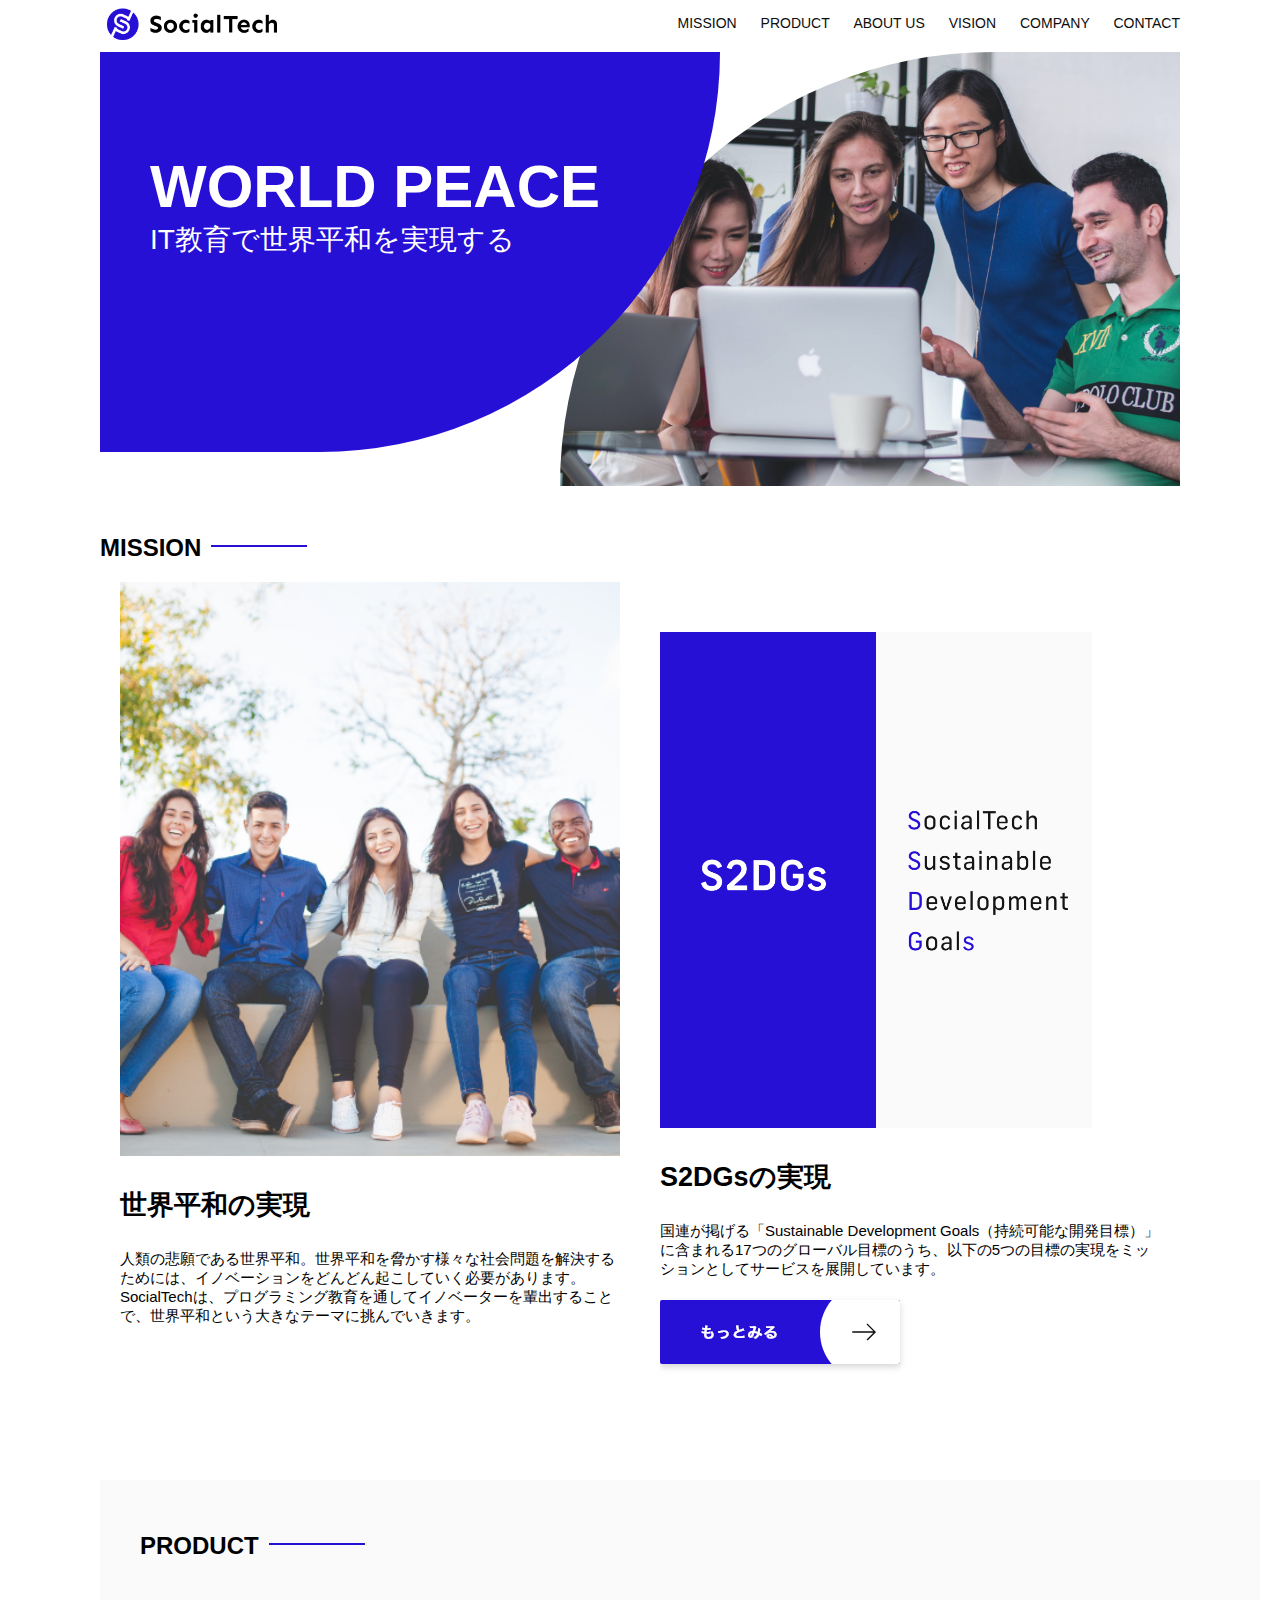
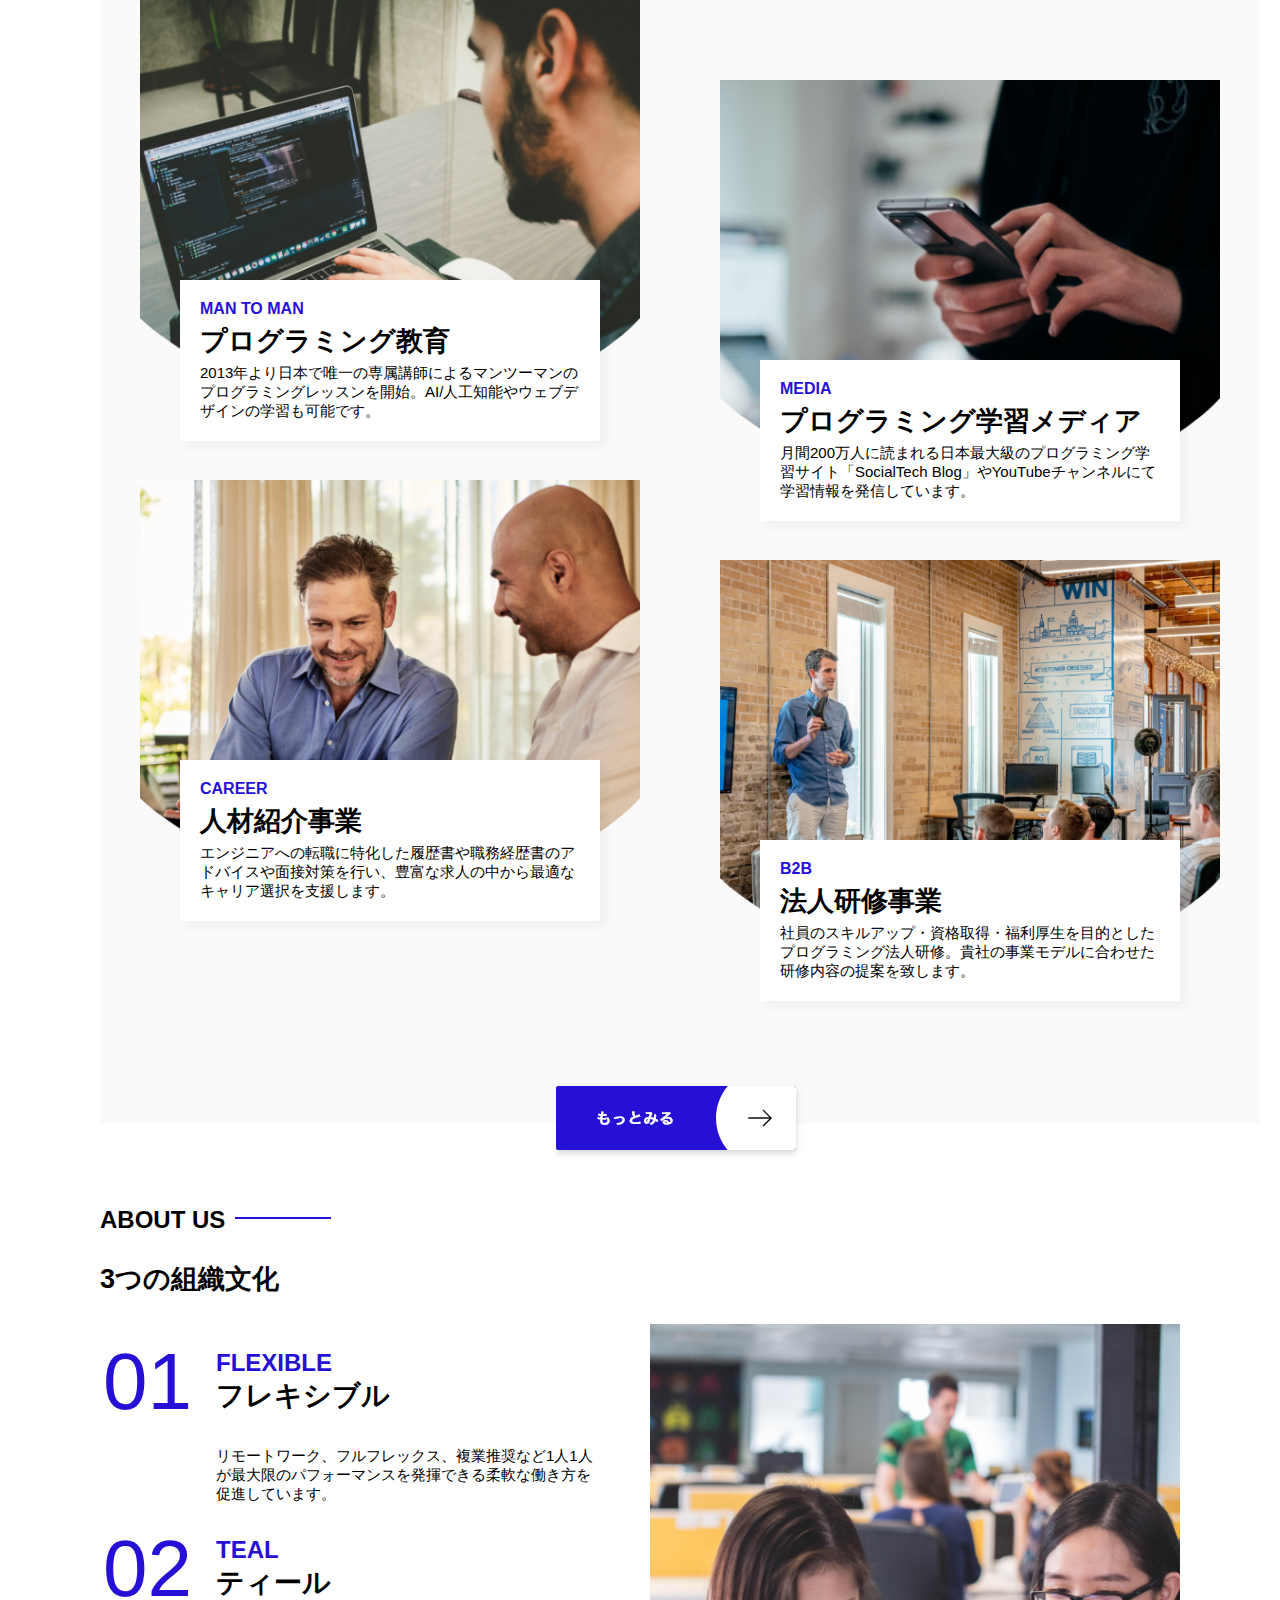
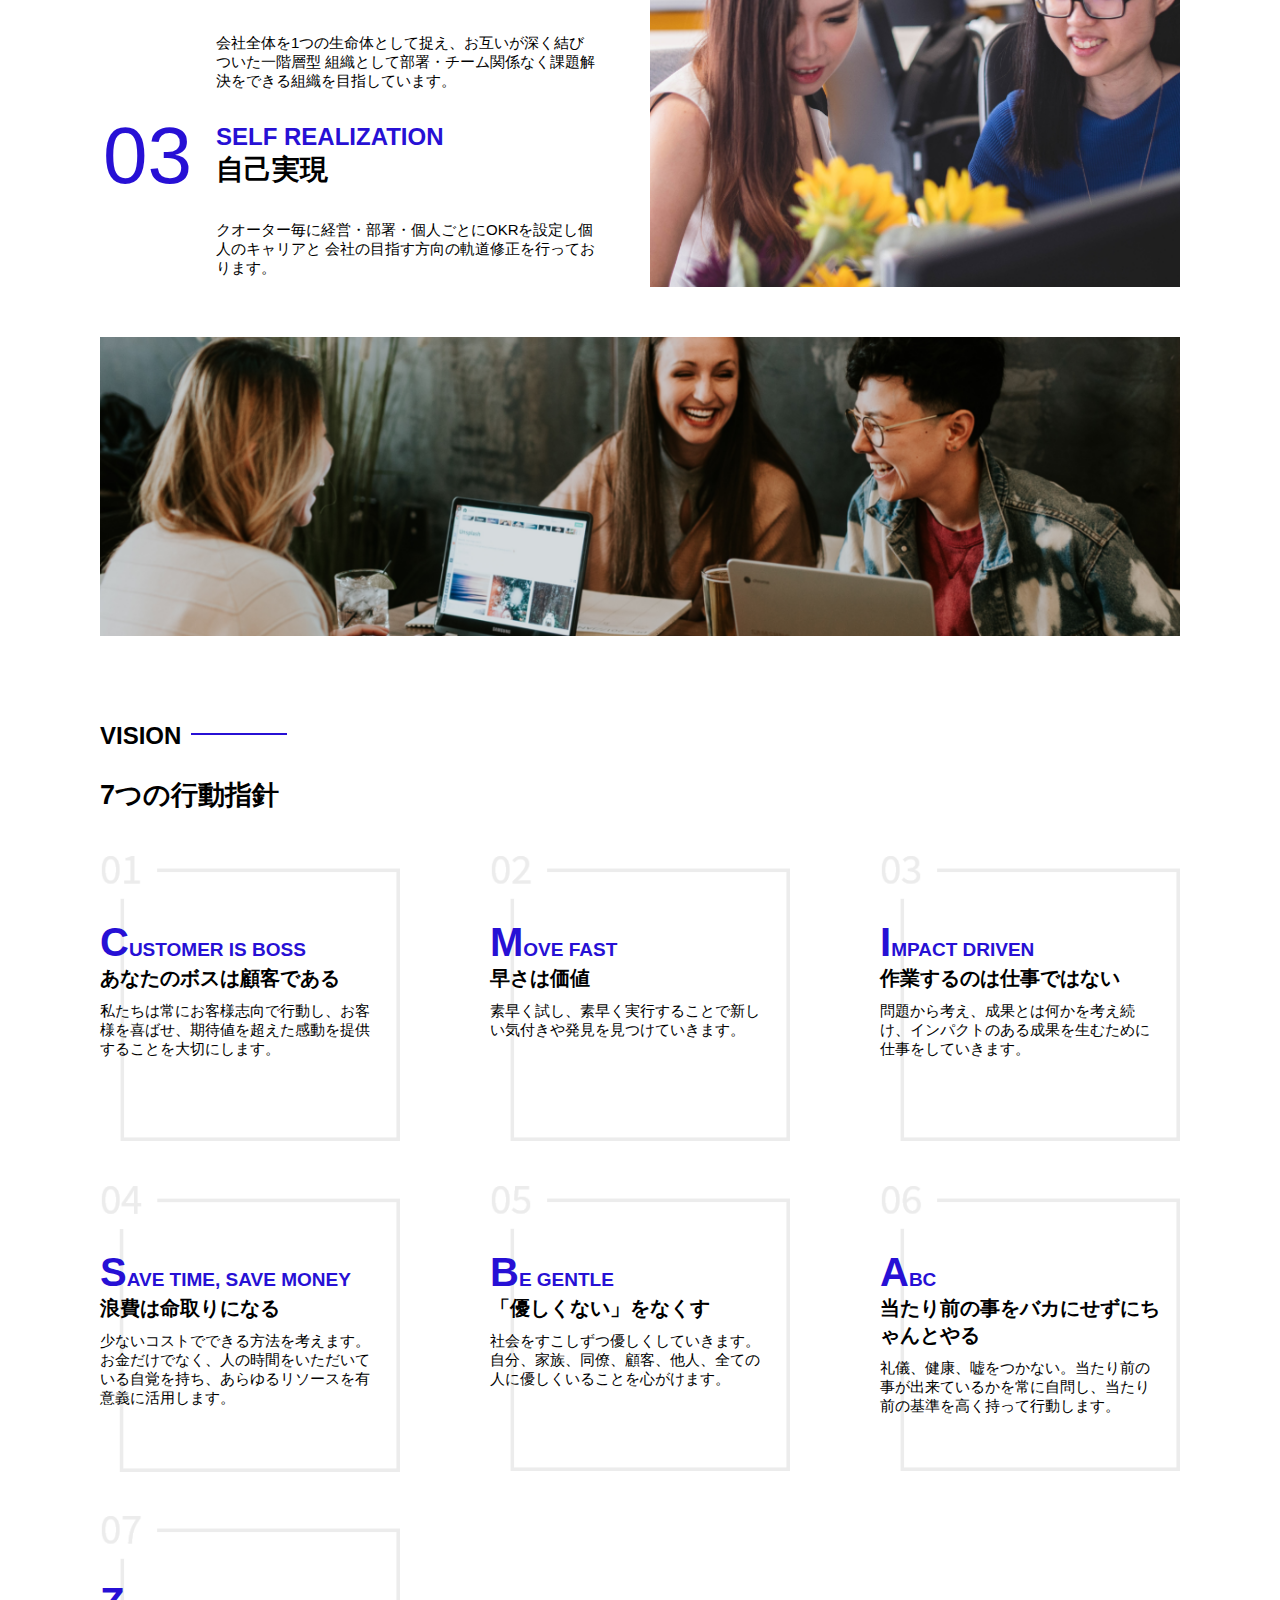
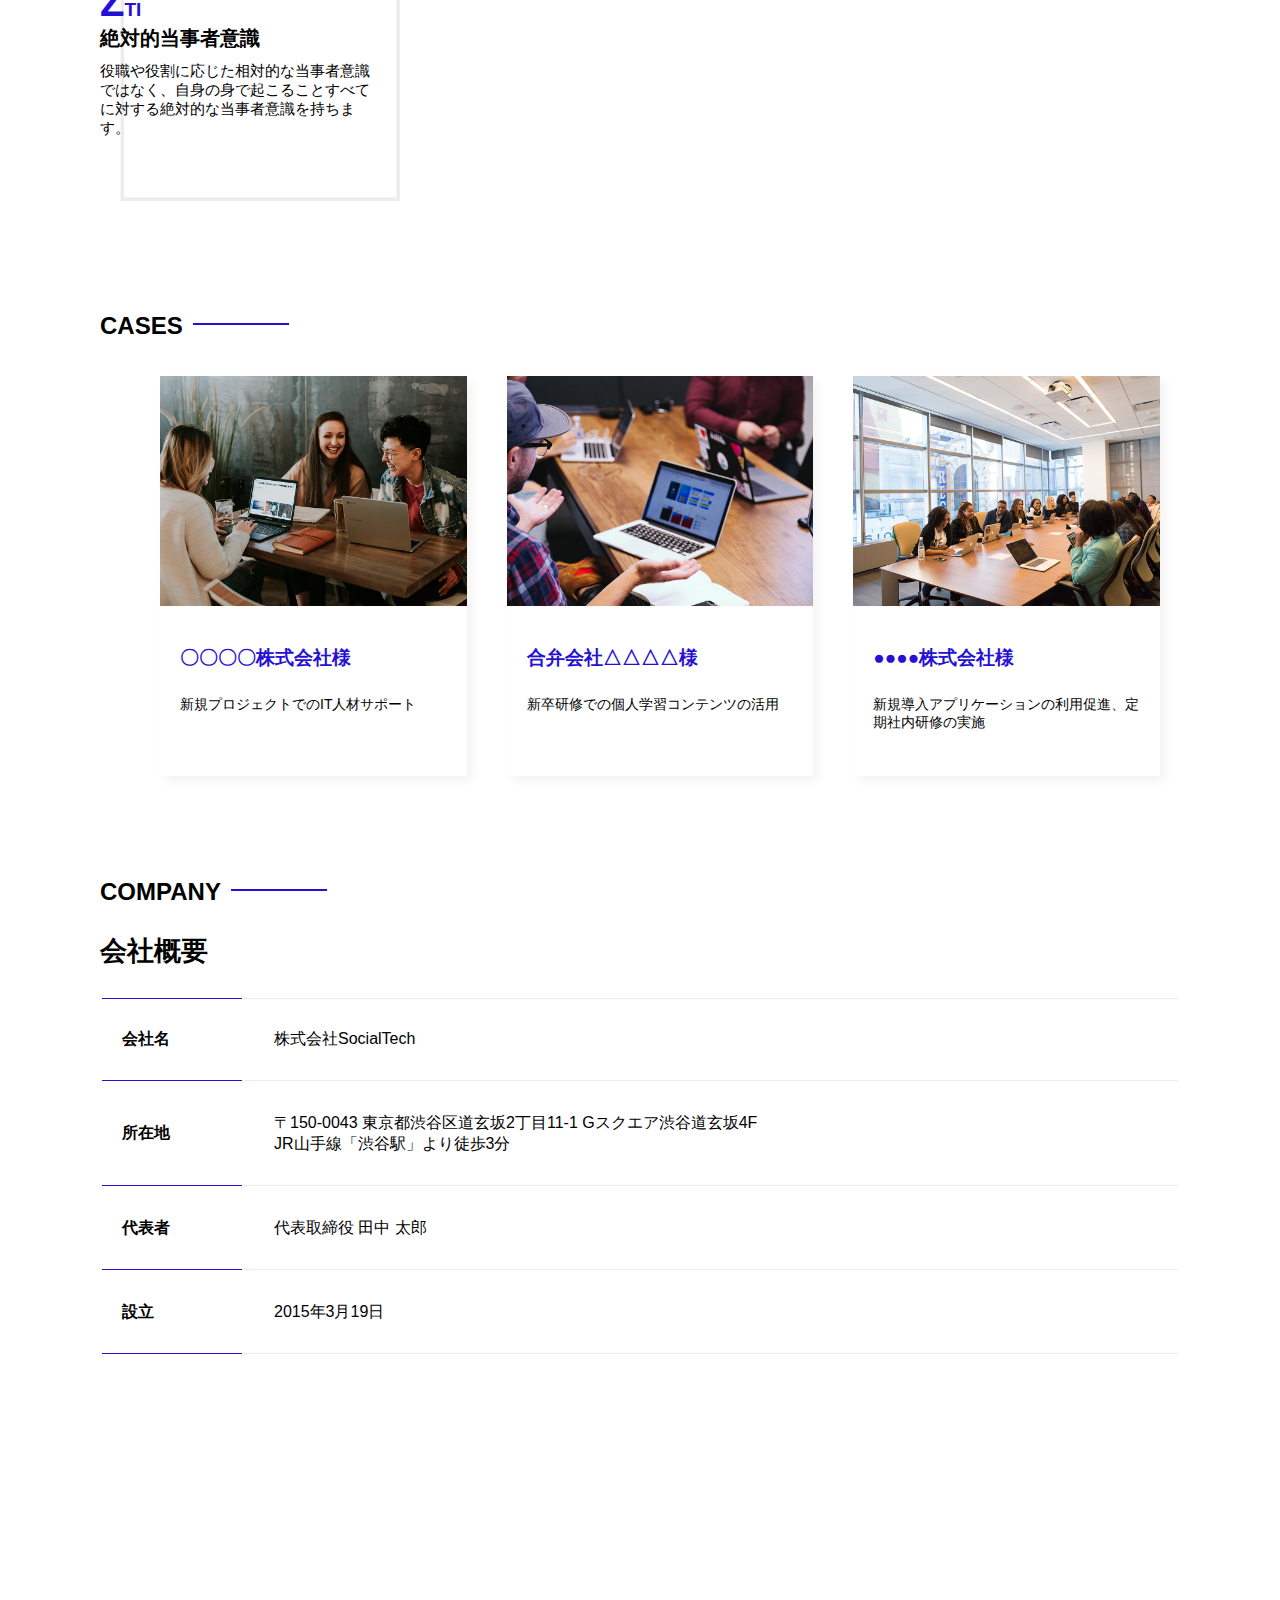
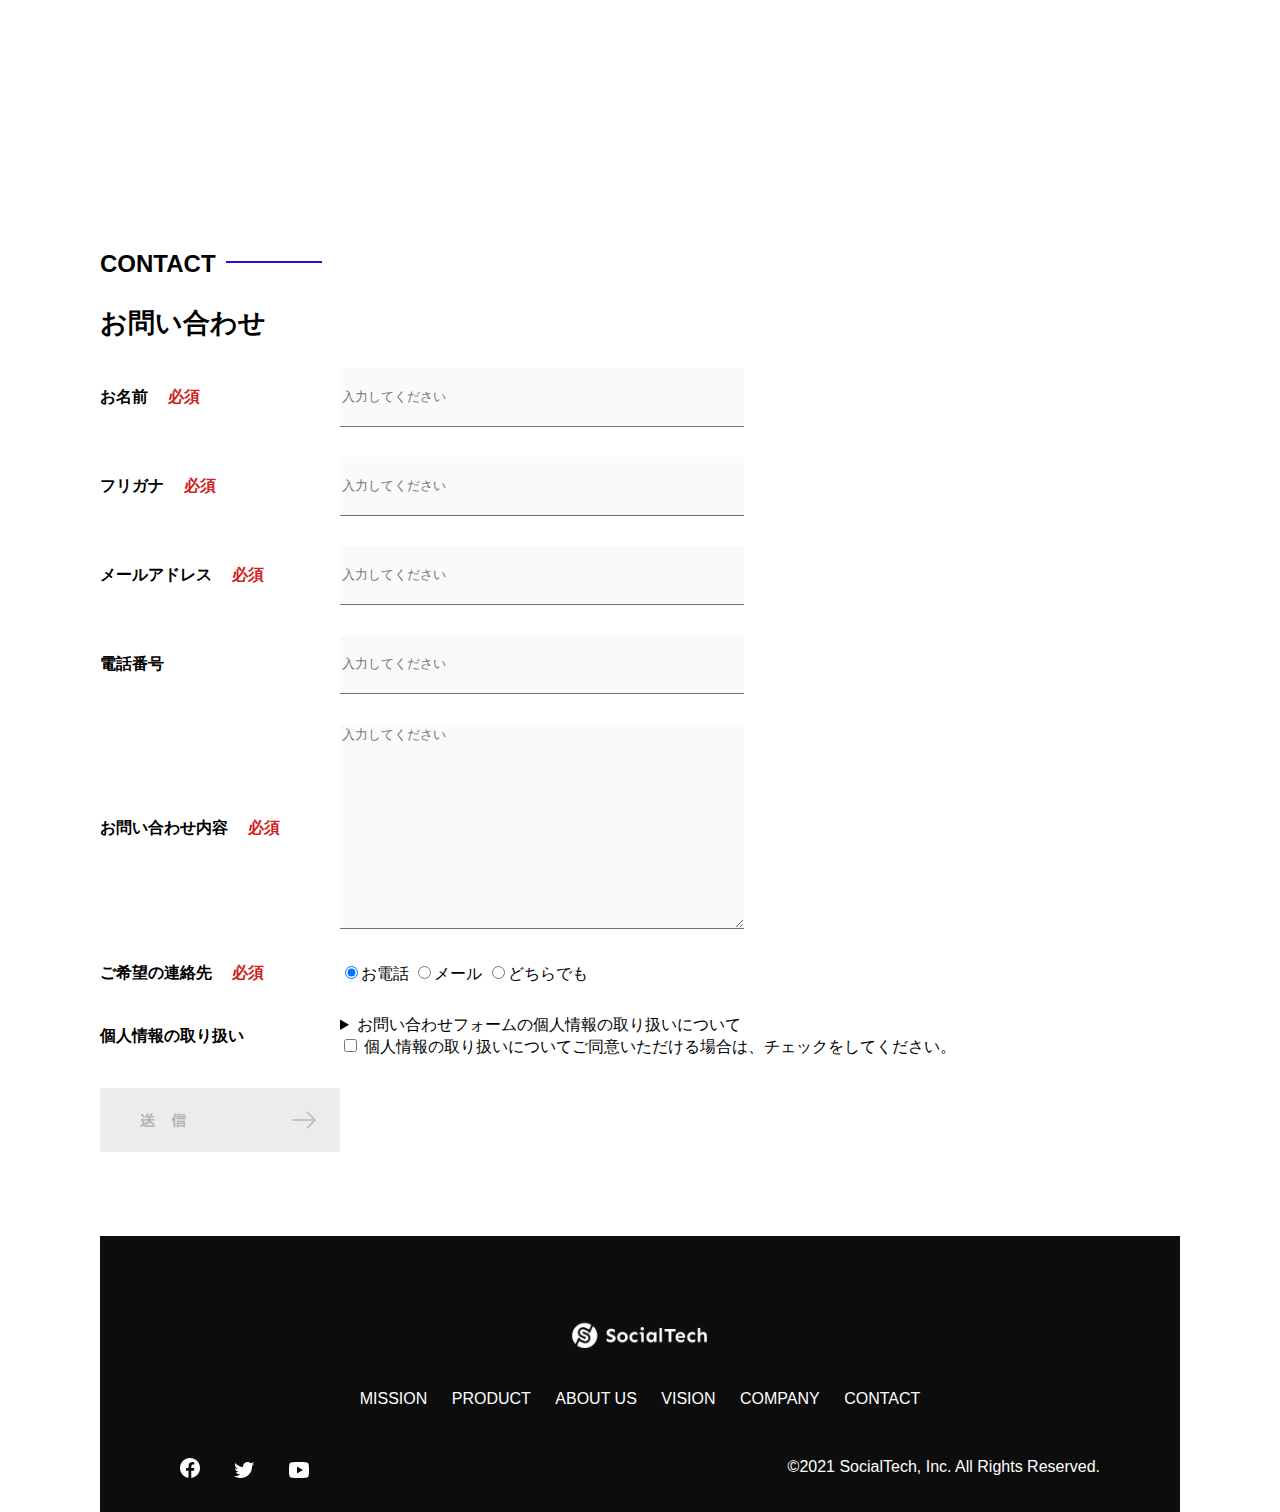
<file: kadai_012/index.html>
<!DOCTYPE html>
<html>
  <head>
    <title>SocialTech</title>
    <meta charset="UTF-8" />
    <meta
      name="description"
      content="SocialTechはEdTech業界のリーディングカンパニーを目指します。"
    />
    <meta name="viewport" content="width=device-width, initial-scale=1.0" />
    <link rel="stylesheet" href="style.css" />
  </head>
  <body>
    <!-- ヘッダー -->
    <header>
      <!-- ロゴ -->
      <a href="index.html" id="logo"
        ><img src="images/logo.png" alt="トップページに戻る"
      /></a>

      <!-- PC用ナビゲーション -->
      <nav id="nav-pc">
        <a href="mission.html">MISSION</a>
        <a href="product.html">PRODUCT</a>
        <a href="index.html#aboutus">ABOUT US</a>
        <a href="index.html#vision">VISION</a>
        <a href="index.html#company">COMPANY</a>
        <a href="index.html#contact">CONTACT</a>
      </nav>
    </header>
    <main>
      <article>
        <!-- メインビジュアル -->
        <section id="main-visual">
          <div id="main-message">
            <h1>WORLD PEACE</h1>
            <p>IT教育で世界平和を実現する</p>
          </div>
          <img
            src="images/index/index-main.png"
            alt="PCの周りに集まる多国籍の仲間たち"
          />
        </section>
        <!--ミッション-->
        <section id="mission">
          <h2 class="index-h2">MISSION</h2>
          <div id="mission-flex">
            <div>
              <img
                id="mission-photo"
                src="images/index/index-mission.png"
                alt="屋外のベンチで写真を撮影する多国籍の仲間たち"
              />
              <h3>世界平和の実現</h3>
              <p>
                人類の悲願である世界平和。世界平和を脅かす様々な社会問題を解決するためには、イノベーションをどんどん起こしていく必要があります。SocialTechは、プログラミング教育を通してイノベーターを輩出することで、世界平和という大きなテーマに挑んでいきます。
              </p>
            </div>
            <div>
              <img id="s2dgs" src="images/index/s2dgs.png" alt="S2DGs" />
              <h3>S2DGsの実現</h3>
              <p>
                国連が掲げる「Sustainable Development
                Goals（持続可能な開発目標）」に含まれる17つのグローバル目標のうち、以下の5つの目標の実現をミッションとしてサービスを展開しています。
              </p>
              <a href="mission.html">
                <img src="images/button-more.png" alt="もっとみる" />
              </a>
            </div>
          </div>
        </section>
        <!-- プロダクト -->
        <section id="product">
          <h2 class="index-h2">PRODUCT</h2>
          <div>
            <div id="product-left">
              <div>
                <img
                  class="product-photo"
                  src="images/index/index-mantoman.png"
                  alt="PCでコードを書く男性"
                />
                <div class="product-explain">
                  <span>MAN TO MAN</span>
                  <h3>プログラミング教育</h3>
                  <p>
                    2013年より日本で唯一の専属講師によるマンツーマンのプログラミングレッスンを開始。AI/人工知能やウェブデザインの学習も可能です。
                  </p>
                </div>
              </div>
              <div>
                <img
                  class="product-photo"
                  src="images/index/index-career.png"
                  alt="笑顔で話し合う2人の男性"
                />
                <div class="product-explain">
                  <span>CAREER</span>
                  <h3>人材紹介事業</h3>
                  <p>
                    エンジニアへの転職に特化した履歴書や職務経歴書のアドバイスや面接対策を行い、豊富な求人の中から最適なキャリア選択を支援します。
                  </p>
                </div>
              </div>
            </div>
            <div id="product-right">
              <div>
                <img
                  class="product-photo"
                  src="images/index/index-media.png"
                  alt="スマートフォンを操作する人"
                />
                <div class="product-explain">
                  <span>MEDIA</span>
                  <h3>プログラミング学習メディア</h3>
                  <p>
                    月間200万人に読まれる日本最大級のプログラミング学習サイト「SocialTech
                    Blog」やYouTubeチャンネルにて学習情報を発信しています。
                  </p>
                </div>
              </div>
              <div>
                <img
                  class="product-photo"
                  src="images/index/index-b2b.png"
                  alt="講演中の男性とそれを聴く人々"
                />
                <div class="product-explain">
                  <span>B2B</span>
                  <h3>法人研修事業</h3>
                  <p>
                    社員のスキルアップ・資格取得・福利厚生を目的としたプログラミング法人研修。貴社の事業モデルに合わせた研修内容の提案を致します。
                  </p>
                </div>
              </div>
            </div>
          </div>
          <div>
            <a id="product-more" href="product.html">
              <img src="images/button-more.png" alt="もっとみる" />
            </a>
          </div>
        </section>
        <!---ABOUT US-->
        <section id="aboutus">
          <h2 class="index-h2">ABOUT US</h2>
          <h3>3つの組織文化</h3>
          <div>
            <table class="culture-table">
              <tr>
                <td>
                  <span class="culture-num">01</span>
                </td>
                <td>
                  <span class="culture-en">FLEXIBLE</span>
                  <span class="culture-jp">フレキシブル</span>
                </td>
              </tr>
              <tr>
                <td>
                  <!--空のセル-->
                </td>
                <td>
                  <p class="culture-description">
                    リモートワーク、フルフレックス、複業推奨など1人1人が最大限のパフォーマンスを発揮できる柔軟な働き方を促進しています。
                  </p>
                </td>
              </tr>
              <tr>
                <td>
                  <span class="culture-num">02</span>
                </td>
                <td>
                  <span class="culture-en">TEAL</span>
                  <span class="culture-jp">ティール</span>
                </td>
              </tr>
              <tr>
                <td>
                  <!--空のセル-->
                </td>
                <td>
                  <p class="culture-description">
                    会社全体を1つの生命体として捉え、お互いが深く結びついた一階層型
                    組織として部署・チーム関係なく課題解決をできる組織を目指しています。
                  </p>
                </td>
              </tr>
              <tr>
                <td>
                  <span class="culture-num">03</span>
                </td>
                <td>
                  <span class="culture-en">SELF REALIZATION</span>
                  <span class="culture-jp">自己実現</span>
                </td>
              </tr>
              <tr>
                <td>
                  <!--空のセル-->
                </td>
                <td>
                  <p class="culture-description">
                    クオーター毎に経営・部署・個人ごとにOKRを設定し個人のキャリアと
                    会社の目指す方向の軌道修正を行っております。
                  </p>
                </td>
              </tr>
            </table>
            <img
              class="culture-img"
              src="images/index/index-aboutus1.png"
              alt="笑顔で話し合う2人の女性"
            />
          </div>
          <img
            class="culture-img2"
            src="images/index/index-aboutus2.png"
            alt="笑顔で話し合う3人の男女"
          />
        </section>
        <!-- VISION -->
        <section id="vision">
          <h2 class="index-h2">VISION</h2>
          <h3>7つの行動指針</h3>
          <div>
            <div class="vision-box">
              <img src="images/index/vision-01.png" alt="01" />
              <span>
                <h4>CUSTOMER IS BOSS</h4>
                <h5>あなたのボスは顧客である</h5>
                <p>
                  私たちは常にお客様志向で行動し、お客様を喜ばせ、期待値を超えた感動を提供することを大切にします。
                </p>
              </span>
            </div>
            <div class="vision-box">
              <img src="images/index/vision-02.png" alt="02" />
              <span>
                <h4>MOVE FAST</h4>
                <h5>早さは価値</h5>
                <p>
                  素早く試し、素早く実行することで新しい気付きや発見を見つけていきます。
                </p>
              </span>
            </div>
            <div class="vision-box">
              <img src="images/index/vision-03.png" alt="03" />
              <span>
                <h4>IMPACT DRIVEN</h4>
                <h5>作業するのは仕事ではない</h5>
                <p>
                  問題から考え、成果とは何かを考え続け、インパクトのある成果を生むために仕事をしていきます。
                </p>
              </span>
            </div>
            <div class="vision-box">
              <img src="images/index/vision-04.png" alt="04" />
              <span>
                <h4>SAVE TIME, SAVE MONEY</h4>
                <h5>浪費は命取りになる</h5>
                <p>
                  少ないコストでできる方法を考えます。お金だけでなく、人の時間をいただいている自覚を持ち、あらゆるリソースを有意義に活用します。
                </p>
              </span>
            </div>
            <div class="vision-box">
              <img src="images/index/vision-05.png" alt="05" />
              <span>
                <h4>BE GENTLE</h4>
                <h5>「優しくない」をなくす</h5>
                <p>
                  社会をすこしずつ優しくしていきます。自分、家族、同僚、顧客、他人、全ての人に優しくいることを心がけます。
                </p>
              </span>
            </div>
            <div class="vision-box">
              <img src="images/index/vision-06.png" alt="06" />
              <span>
                <h4>ABC</h4>
                <h5>当たり前の事をバカにせずにちゃんとやる</h5>
                <p>
                  礼儀、健康、嘘をつかない。当たり前の事が出来ているかを常に自問し、当たり前の基準を高く持って行動します。
                </p>
              </span>
            </div>
            <div class="vision-box">
              <img src="images/index/vision-07.png" alt="07" />
              <span>
                <h4>ZTI</h4>
                <h5>絶対的当事者意識</h5>
                <p>
                  役職や役割に応じた相対的な当事者意識ではなく、自身の身で起こることすべてに対する絶対的な当事者意識を持ちます。
                </p>
              </span>
            </div>
          </div>
        </section>
        <!-- CASES -->
        <section id="cases">
          <h2 class="index-h2">CASES</h2>
          <ul>
            <li class="case-card">
              <img class="case-imgs" src="images/index/case-1.png" alt="仲良く語り合う3人">
              <div class="case-info">
                <h4 class="case-name">〇〇〇〇株式会社様</h4>
                <p class="case-content">新規プロジェクトでのIT人材サポート</p>
              </div>
            </li>
            <li class="case-card">
              <img class="case-imgs" src="images/index/case-2.png" alt="PCでコンテンツを見る">
              <div class="case-info">
                <h4 class="case-name">合弁会社△△△△様</h4>
                <p class="case-content">新卒研修での個人学習コンテンツの活用</p>
              </div>
            </li>
            <li class="case-card">
              <img class="case-imgs" src="images/index/case-3.png" alt="社内研修中の会議室">
              <div class="case-info">
                <h4 class="case-name">●●●●株式会社様</h4>
                <p class="case-content">新規導入アプリケーションの利用促進、定期社内研修の実施</p>
              </div>
            </li>
          </ul>
        </section>
        <!-- COMPANY -->
        <section id="company">
          <h2 class="index-h2">COMPANY</h2>
          <h3>会社概要</h3>
          <table id="company-table">
            <tr>
              <th class="tableheader-first">会社名</th>
              <td class="cell-first">株式会社SocialTech</td>
            </tr>
            <tr>
              <th class="tableheader">所在地</th>
              <td class="cell">
                〒150-0043 東京都渋谷区道玄坂2丁目11-1 Gスクエア渋谷道玄坂4F<br />JR山手線「渋谷駅」より徒歩3分
              </td>
            </tr>
            <tr>
              <th class="tableheader">代表者</th>
              <td class="cell">代表取締役 田中 太郎</td>
            </tr>
            <tr>
              <th class="tableheader">設立</th>
              <td class="cell">2015年3月19日</td>
            </tr>
          </table>
          <iframe
            src="https://www.google.com/maps/embed?pb=!1m18!1m12!1m3!1d3241.7759544892483!2d139.69399665123464!3d35.65789123876098!2m3!1f0!2f0!3f0!3m2!1i1024!2i768!4f13.1!3m3!1m2!1s0x60188caa0042e8d1%3A0xba130bea826a7aa2!2z44CSMTUwLTAwNDMg5p2x5Lqs6YO95riL6LC35Yy66YGT546E5Z2C77yS5LiB55uu77yR77yR4oiS77yR!5e0!3m2!1sja!2sjp!4v1636872991912!5m2!1sja!2sjp"
            style="border: 0"
            allowfullscreen=""
            loading="lazy"
          >
          </iframe>
        </section>
        <!-- お問い合わせフォーム -->
        <section id="contact">
          <h2 class="index-h2">CONTACT</h2>
          <h3>お問い合わせ</h3>
          <form>
            <div>
              <div class="contact-heading">
                <label class="contact-label"
                  >お名前<span class="contact-span">必須</span></label
                >
              </div>
              <div class="contact-form">
                <input
                  type="text"
                  name="name"
                  placeholder="入力してください"
                  class="contact-textbox"
                />
              </div>
            </div>
            <div>
              <div class="contact-heading">
                <label class="contact-label"
                  >フリガナ<span class="contact-span">必須</span></label
                >
              </div>
              <div>
                <input
                  type="text"
                  name="hurigana"
                  placeholder="入力してください"
                  class="contact-textbox"
                />
              </div>
            </div>
            <div>
              <div class="contact-heading">
                <label class="contact-label"
                  >メールアドレス<span class="contact-span">必須</span></label
                >
              </div>
              <div>
                <input
                  type="text"
                  name="email"
                  placeholder="入力してください"
                  class="contact-textbox"
                />
              </div>
            </div>
            <div>
              <div class="contact-heading">
                <label class="contact-label">電話番号</label>
              </div>
              <div>
                <input
                  type="text"
                  name="tel"
                  placeholder="入力してください"
                  class="contact-textbox"
                />
              </div>
            </div>
            <div>
              <div class="contact-heading">
                <label class="contact-label"
                  >お問い合わせ内容<span class="contact-span">必須</span></label
                >
              </div>
              <div>
                <textarea
                  class="contact-textarea"
                  placeholder="入力してください"
                  name="message"
                ></textarea>
              </div>
            </div>
            <div>
              <div class="contact-heading">
                <label class="contact-label"
                  >ご希望の連絡先<span class="contact-span">必須</span></label
                >
              </div>
              <div>
                <input
                  class="radiobutton"
                  type="radio"
                  value="tel"
                  name="contact"
                  checked
                /><label>お電話</label>
                <input
                  class="radiobutton"
                  type="radio"
                  value="mail"
                  name="contact"
                /><label>メール</label>
                <input
                  class="radiobutton"
                  type="radio"
                  value="both"
                  name="contact"
                /><label>どちらでも</label>
              </div>
            </div>
            <div>
              <div class="contact-heading">
                <label class="contact-label">個人情報の取り扱い</label>
              </div>
              <div>
                <details>
                  <summary>
                    お問い合わせフォームの個人情報の取り扱いについて
                  </summary>
                  <div>
                    <span>１．組織の名称又は氏名</span><br />
                    株式会社SocialTech<br /><br />
                    <span
                      >２．個人情報保護管理者（若しくはその代理人）の氏名又は職名、所属及び連絡先
                      鈴木 一郎 コーポレート部</span
                    ><br />
                    メールアドレス：support@socialtech.net<br />
                    TEL：03-xxxx-xxxx<br />
                    <span>３．個人情報の利用目的</span><br />
                    ・本サービス及び本サービスに関連する情報の提供又はそれらに関する連絡のため<br />
                    ・ユーザーの本人確認のため<br />
                    ・当社サービスのご案内のため<br />
                    ・当社の商品等の広告または宣伝（電子メールによるものを含むものとします。）<br /><br />
                    <span>４．個人情報の取り扱い業務の委託</span><br />
                    個人情報の取扱業務の全部または一部を外部に業務委託する場合があります。<br />
                    その際、弊社は、個人情報を適切に保護できる管理体制を敷き実行していることを条件として<br />
                    委託先を厳選したうえで、機密保持契約を委託先と締結し、お客様の個人情報を厳密に管理させます。<br /><br />
                    <span>５．個人情報の開示等の請求</span><br />
                    お客様は、弊社に対してご自身の個人情報の開示等（利用目的の通知、開示、内容の訂正・追加・削除、利用の停止または消去、第三者への提供の停止）に関して、当社問合わせ窓口に申し出ることができます。<br />
                    その際、弊社はお客様ご本人を確認させていただいたうえで、合理的な期間内に対応いたします。<br /><br />
                    なお、個人情報に関する弊社問合わせ先は、次の通りです。<br /><br />
                    株式会社SocialTech　個人情報問合せ窓口<br />
                    〒150-0043　東京都渋谷区道玄坂2丁目11-1 Ｇスクエア渋谷道玄坂
                    4F<br />
                    メールアドレス：support@socialtech.net　TEL：03-xxxx-xxxx<br /><br />
                    <span>６．個人情報を提供されることの任意性について</span
                    ><br /><br />
                    お客様がご自身の個人情報を弊社に提供されるか否かは、お客様のご判断によりますが、もしご提供されない場合には、適切なサービスが提供できない場合がありますので予めご了承ください。
                  </div>
                </details>
                <input type="checkbox" name="agree" />
                <span
                  >個人情報の取り扱いについてご同意いただける場合は、チェックをしてください。</span
                >
              </div>
            </div>
            <input
              type="image"
              value="Submit"
              src="images/button-submit.png"
              alt="送信する"
            />
          </form>
        </section>
      </article>
      <footer>
        <div id="footer-logo">
          <img src="images/logo-sp.png" alt="SocialTech" />
        </div>
        <div id="footer-link">
          <a href="mission.html">MISSION</a>
          <a href="product.html">PRODUCT</a>
          <a href="index.html#aboutus">ABOUT US</a>
          <a href="index.html#vision">VISION</a>
          <a href="index.html#company">COMPANY</a>
          <a href="index.html#contact">CONTACT</a>
        </div>
        <div id="sns-footer">
          <a href="https://www.facebook.com/sejuku2013"
            ><img src="images/button-facebook.png" alt="Facebookのリンク"
          /></a>
          <a href="https://twitter.com/samuraijuku"
            ><img src="images/button-twitter.png" alt="Twitterのリンク"
          /></a>
          <a href="https://www.youtube.com/channel/UCCFOQO5aDK0xXam4cUQXT8g"
            ><img src="images/button-youtube.png" alt="YouTubeのリンク"
          /></a>
          <span id="copyright"
            >&copy;2021 SocialTech, Inc. All Rights Reserved.
          </span>
        </div>
      </footer>
    </main>
  </body>
</html>
</file>
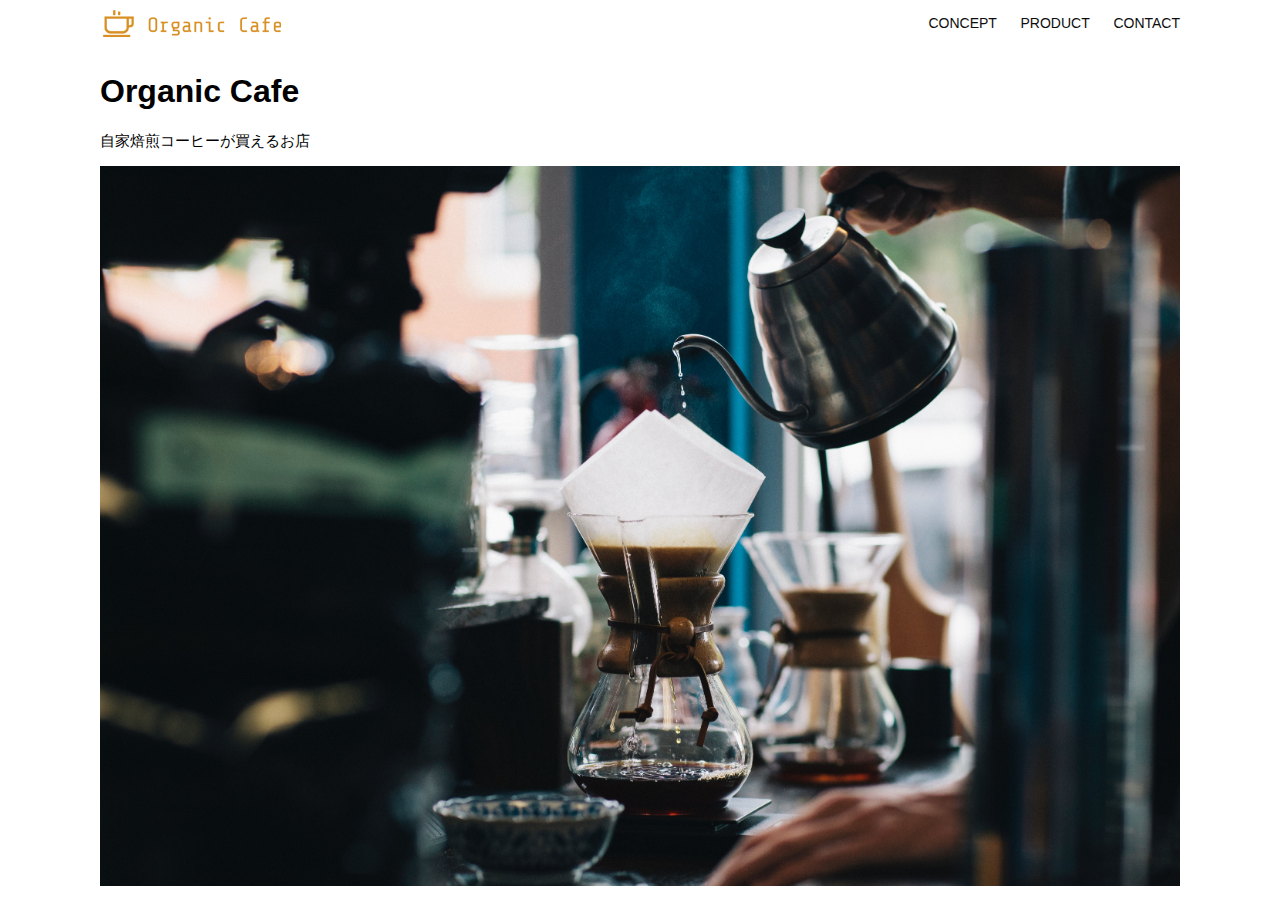
<file: kadai_013/index.html>
<!DOCTYPE html>
<html>
  <head>
    <title>Organic Cafe</title>
    <meta charset="UTF-8" />
    <meta
      name="description"
      content="自家焙煎のコーヒーがお家で楽しめるOrganic Cafe"
    />
    <meta name="viewport" content="width=device-width, initial-scale=1.0" />
    <link rel="stylesheet" href="style.css" />
  </head>
  <body>
    <!-- ヘッダー -->
    <header>
      <!-- ロゴ -->
      <a href="index.html" id="logo"
        ><img src="images/logo.png" alt="トップページに戻る"
      /></a>

      <!-- PC用ナビゲーション -->
      <nav id="nav-pc">
        <a href="index.html#concept">CONCEPT</a>
        <a href="index.html#product">PRODUCT</a>
        <a href="index.html#contact">CONTACT</a>
      </nav>
      <!-- スマホ用メニューボタン -->
      <img id="menu-sp" src="images/button-menu.png" alt="ナビゲーションを開く" onclick="document.getElementById('nav-sp').style.display = 'block'">
      <!-- スマホ用ナビゲーション -->
      <nav id="nav-sp">
        <img id="close" src="images/button-close.png" alt="ナビゲーションを閉じる" onclick="document.getElementById('nav-sp').style.display = 'none'">
        <a id="logo-sp" href="index.html" onclick="document.getElementById('nav-sp').style.display = 'none'"></a>
          <img src="images/logo-sp.png" alt="トップページに戻る">
          <a class="menu" href="index.html#concept" onclick="document.getElementById('nav-sp').style.display = 'none'">CONCEPT</a>
          <a class="menu" href="index.html#product" onclick="document.getElementById('nav-sp').style.display = 'none'">PRODUCT</a>
          <a class="menu" href="index.html#contact" onclick="document.getElementById('nav-sp').style.display = 'none'">CONTACT</a>
      </nav>
    </header>
    <main>
      <article>
        <!-- メインビジュアル -->
        <section id="main-visual">
          <div id="main-message">
            <h1>Organic Cafe</h1>
            <p>自家焙煎コーヒーが買えるお店</p>
          </div>
          <img
            src="images/main-image.jpg"
            alt="コーヒーをハンドドリップで淹れる画像"
          />
        </section>
      </article>
    </main>
  </body>
</html>
</file>
<file: kadai_012/style.css>
/* PC、スマホ共通スタイル */
body {
  font-family: "Source Sans Pro", "Hiragino Kaku Gothic ProN", Meiryo, Arial,
    sans-serif;
}

p {
  font-size: 15px;
}

/*================
PC用のスタイル 
=================*/
/* 横幅設定 */
body {
  max-width: 1080px;
  min-width: 960px;
  margin: 0 auto 0 auto;
}

/* ヘッダー */
header {
  display: flex;
  justify-content: space-between;
}

/* ナビゲーションのレイアウト */
#nav-pc {
  text-align: right;
  font-size: 14px;
  padding-top: 15px;
}

/* ナビゲーションのリンクの装飾設定 */
#nav-pc>a {
  text-decoration: none;
  margin-left: 20px;
}

#nav-pc>a:link {
  color: #0d0d0d;
}

#nav-pc>a:visited {
  color: #0d0d0d;
}

#nav-pc>a:hover {
  color: #0d0d0d;
  text-decoration: underline;
}

#nav-pc>a:active {
  color: #0d0d0d;
}

/* メインビジュアル*/
#main-visual {
  position: relative;
  height: 400px;
}

#main-message {
  position: absolute;
  top: 0;
  left: 0;
  background-color: #2710d5;
  color: #ffffff;
  border-radius: 0 0 476px 0;
  max-width: 620px;
  height: 100%;
  width: 100%;
  z-index: 11;
}

#main-message>h1 {
  font-size: 60px;
  font-weight: bold;
  margin: 100px 0 0 50px;
}

#main-message>p {
  font-size: 28px;
  margin: 0 0 0 50px;
}

#main-visual>img {
  max-width: 620px;
  border-radius: 476px 0 0 0;
  position: absolute;
  top: 0;
  right: 0;
  z-index: 10;
}

/* 見出し */
h2 {
  margin: 40px 0 0 0;
}

h2::after {
  content: url("images/line.png");
  margin-left: 10px;
}

h3 {
  font-size: 27px;
}

/* ミッション */
#mission {
  margin: 80px auto 80px auto;
  width: 100%;
}

#mission-flex {
  width: 100%;
  display: flex;
}

#mission-flex>div {
  width: 50%;
  margin: 20px;
}

#mission-photo {
  width: 100%;
}

#s2dgs {
  margin-top: 50px;
}

/* プロダクト */
#product {
  background-color: #fafafa;
  width: 100%;
  margin: 80px 0 80px 0;
  padding: 10px 40px 0px 40px;
}

/* 外枠 */
#product>div {
  margin-top: 40px;
  display: flex;
}

/* 左のカラム */
#product-left {
  width: 50%;
  margin-right: 20px;
}

/* 右のカラム */
#product-right {
  width: 50%;
  margin-left: 20px;
  margin-top: 80px;
}

/* 画像＋説明の枠 */
#product-left>div {
  position: relative;
  height: 480px;
  margin-right: 20px;
}

#product-right>div {
  position: relative;
  height: 480px;
  margin-left: 20px;
}

/* 画像 */
.product-photo {
  width: 100%;
}

/* 説明文の枠 */
.product-explain {
  background-color: #ffffff;
  position: absolute;
  left: 0;
  top: 280px;
  margin: 0 40px 0 40px;
  padding: 20px;
  box-shadow: 5px 5px 10px rgba(0, 0, 0, 0.05);
}

/* 説明文の英語 */
.product-explain>span {
  color: #2710d5;
  font-weight: bold;
  font-size: 16px;
  margin: 0;
}

/* 説明文の見出し */
.product-explain>h3 {
  margin: 5px 0 5px 0;
}

/* 説明文 */
.product-explain>p {
  margin: 0;
}

/* 「もっとみる」ボタン */
#product-more {
  margin: 0 auto -42px auto;
}

/* ABOUT US */
#aboutus {
  margin: 80px auto 80px auto;
}

/* 3つの組織文化と画像を入れる枠 */
#aboutus>div {
  display: flex;
}

/* 画像 */
.culture-img {
  width: 100%;
  align-self: flex-start;
}

.culture-img2 {
  margin-top: 50px;
  width: 100%;
}

/* 3つの組織文化の表 */
.culture-table {
  max-width: 500px;
  margin-right: 50px;
}

/* 番号 */
.culture-num {
  font-size: 80px;
  color: #2710d5;
  margin: 0 20px 0 0;
}

/* 組織文化英語 */
.culture-en {
  color: #2710d5;
  font-weight: bold;
  font-size: 24px;
  display: block;
}

/* 組織文化日本語 */
.culture-jp {
  font-size: 28px;
  font-weight: bold;
}

/* 説明文 */
.culture-description {
  margin: 0;
}

/* ビジョン */
#vision {
  margin: 80px auto 80px auto;
}

/* セクション内の外枠 */
#vision>div {
  width: 100%;
  display: flex;
  justify-content: space-between;
  flex-wrap: wrap;
}

/* 7つの行動指針の枠 */
.vision-box {
  width: 300px;
  height: 300px;
  margin-bottom: 30px;
  position: relative;
}

.vision-box>img {
  width: 100%;
  height: auto;
  position: absolute;
  top: 0;
  left: 0;
  z-index: 30;
}

.vision-box>span {
  position: absolute;
  top: 0;
  left: 0;
  z-index: 31;
  margin-right: 20px;
}

.vision-box>span>h4 {
  color: #2710d5;
  font-size: 19px;
  margin: 80px 0 0 0;
}

.vision-box>span>h4::first-letter {
  font-size: 40px;
}

.vision-box>span>h5 {
  font-size: 20px;
  margin: 0 0 0 0;
}

.vision-box>span>p {
  margin: 10px 0 0 0;
}

/* ケース */
#cases {
  margin: 40px 0;
  width: 100%;
}

#cases > ul {
  display: flex;
  list-style: none;
}

#cases > ul > li {
  width: 33%;
  margin: 20px;
}

.case-card {
  background-color: #ffffff;
  min-height: 400px;
  box-shadow: 5px 5px 10px rgba(0, 0, 0, 0.05);
}

.case-imgs {
  width: 100%;
}

.case-info {
  padding: 10px 20px;
}

.case-name {
  color: #2710d5;
  font-size: 19px;
}

.case-content {
  font-size: 14px;
}

/* 会社概要 */
#company {
  margin: 80px auto 80px auto;
}

#company-table {
  width: 100%;
}

.tableheader {
  text-align: left;
  padding: 20px;
  border-bottom-color: #2710d5;
  border-bottom-width: 1px;
  border-bottom-style: solid;
  width: 100px;
}

.tableheader-first {
  text-align: left;
  padding: 20px;
  border-bottom-color: #2710d5;
  border-bottom-width: 1px;
  border-bottom-style: solid;
  border-top-color: #2710d5;
  border-top-width: 1px;
  border-top-style: solid;
  width: 100px;
}

.cell {
  padding: 30px;
  border-bottom-color: #ececec;
  border-bottom-width: 1px;
  border-bottom-style: solid;
}

.cell-first {
  padding: 30px;
  border-bottom-color: #ececec;
  border-bottom-width: 1px;
  border-bottom-style: solid;
  border-top-color: #ececec;
  border-top-width: 1px;
  border-top-style: solid;
}

#company>iframe {
  width: 100%;
  height: 368px;
  margin-top: 40px;
}

/* お問い合わせ */
#contact {
  margin: 80px auto 80px auto;
}

/* 外枠 */
#contact>form>div {
  display: flex;
  flex-direction: row;
  flex-wrap: wrap;
  padding-bottom: 30px;
}

/* 左列の見出し */
.contact-heading {
  width: 240px;
  align-self: center;
}

/* 見出しのラベル */
.contact-label {
  font-weight: bold;
}

/* 必須 */
.contact-span {
  color: #ce2222;
  margin: 0 0 0 20px;
  font-weight: bold;
}

/* テキストボックス */
.contact-textbox {
  border-top: 0;
  border-left: 0;
  border-right: 0;
  border-bottom-width: 1px;
  border-bottom-color: #707070;
  border-bottom-style: solid;
  background-color: #fafafa;
  width: 400px;
  height: 56px;
}

/* お問い合わせ内容のテキストエリア */
.contact-textarea {
  border-top: 0;
  border-left: 0;
  border-right: 0;
  border-bottom-width: 1px;
  border-bottom-color: #707070;
  border-bottom-style: solid;
  background-color: #fafafa;
  width: 400px;
  height: 200px;
}

/* 個人情報の取り扱い */
details {
  width: 700px;
}

details>div {
  background-color: #fafafa;
  padding: 20px;
}

details>div>span {
  font-weight: bold;
}

/* フッター */
footer {
  background-color: #0d0d0d;
  text-align: center;
  padding: 80px 80px 30px 80px;
}

#footer-logo {
  margin-bottom: 30px;
}

#footer-link {
  margin-bottom: 50px;
}
#footer-link > a {
  text-decoration: none;
  margin: 10px;
}
#footer-link > a:link {
  color: #ffffff;
}
#footer-link > a:visited {
  color: #ffffff;
}
#footer-link > a:hover {
  color: #ffffff;
  text-decoration: underline;
}
#footer-link > a:active {
  color: #ffffff;
}

#sns-footer {
  text-align: left;
  width: 100%;
}

#sns-footer > a {
  margin-right: 30px;
}

#copyright {
  color: #ffffff;
  float: right;
}
</file>
<file: kadai_013/style.css>
/* PC、スマホ共通スタイル */
body {
  font-family: "Source Sans Pro", "Hiragino Kaku Gothic ProN", Meiryo, Arial,
    sans-serif;
}

p {
  font-size: 15px;
}

#main-visual>img {
  width: 100%;
}

/*================
PC用のスタイル 
=================*/
@media screen and (min-width: 768px) {
  /* 横幅設定 */
  body {
    max-width: 1080px;
    min-width: 960px;
    margin: 0 auto 0 auto;
  }

  /* ヘッダー */
  header {
    display: flex;
    justify-content: space-between;
  }

  /* ナビゲーションのレイアウト */
  #nav-pc {
    text-align: right;
    font-size: 14px;
    padding-top: 15px;
  }

  /* ナビゲーションのリンクの装飾設定 */
  #nav-pc>a {
    text-decoration: none;
    margin-left: 20px;
  }

  #nav-pc>a:link {
    color: #0d0d0d;
  }

  #nav-pc>a:visited {
    color: #0d0d0d;
  }

  #nav-pc>a:hover {
    color: #0d0d0d;
    text-decoration: underline;
  }

  #nav-pc>a:active {
    color: #0d0d0d;
  }

  #menu-sp {
    display: none;
  }

  #nav-sp {
    display: none;
  }
}

/*================
スマホ用のスタイル
=================*/
@media screen and (max-width: 767px) {

body {
  min-width: 375px;
  margin: 0;
}

#nav-pc {
  display: none;
}

#menu-sp {
  float: right;
  padding: 0;
}

#nav-sp {
  background-color: #ce933e;
  position: absolute;
  left: 0;
  top: 0;
  height: 100%;
  width: 100%;
  display: none;
  z-index: 100;
}

#close {
  position: absolute;
  top: 20px;
  right: 20px;
}

#logo-sp {
  margin: 80px 0 30px 20px;
}

#nav-sp > a {
  display: block;
}

#nav-sp > a:link {
  color: #ffffff;
}

#nav-sp > a:visited {
  color: #ffffff;
}

#nav-sp > a:hover {
  color: #ffffff;
  text-decoration: underline;
}

#nav-sp > a:active {
  color: #ffffff;
}

#nav-sp > .menu {
  text-decoration: none;
  display: block;
  margin: 0 20px;
  height: 44px;
  font-size: 16px;
  background-image: url(images/arrow.png);
  background-repeat: no-repeat;
  background-position: right top;
}
}
</file>
